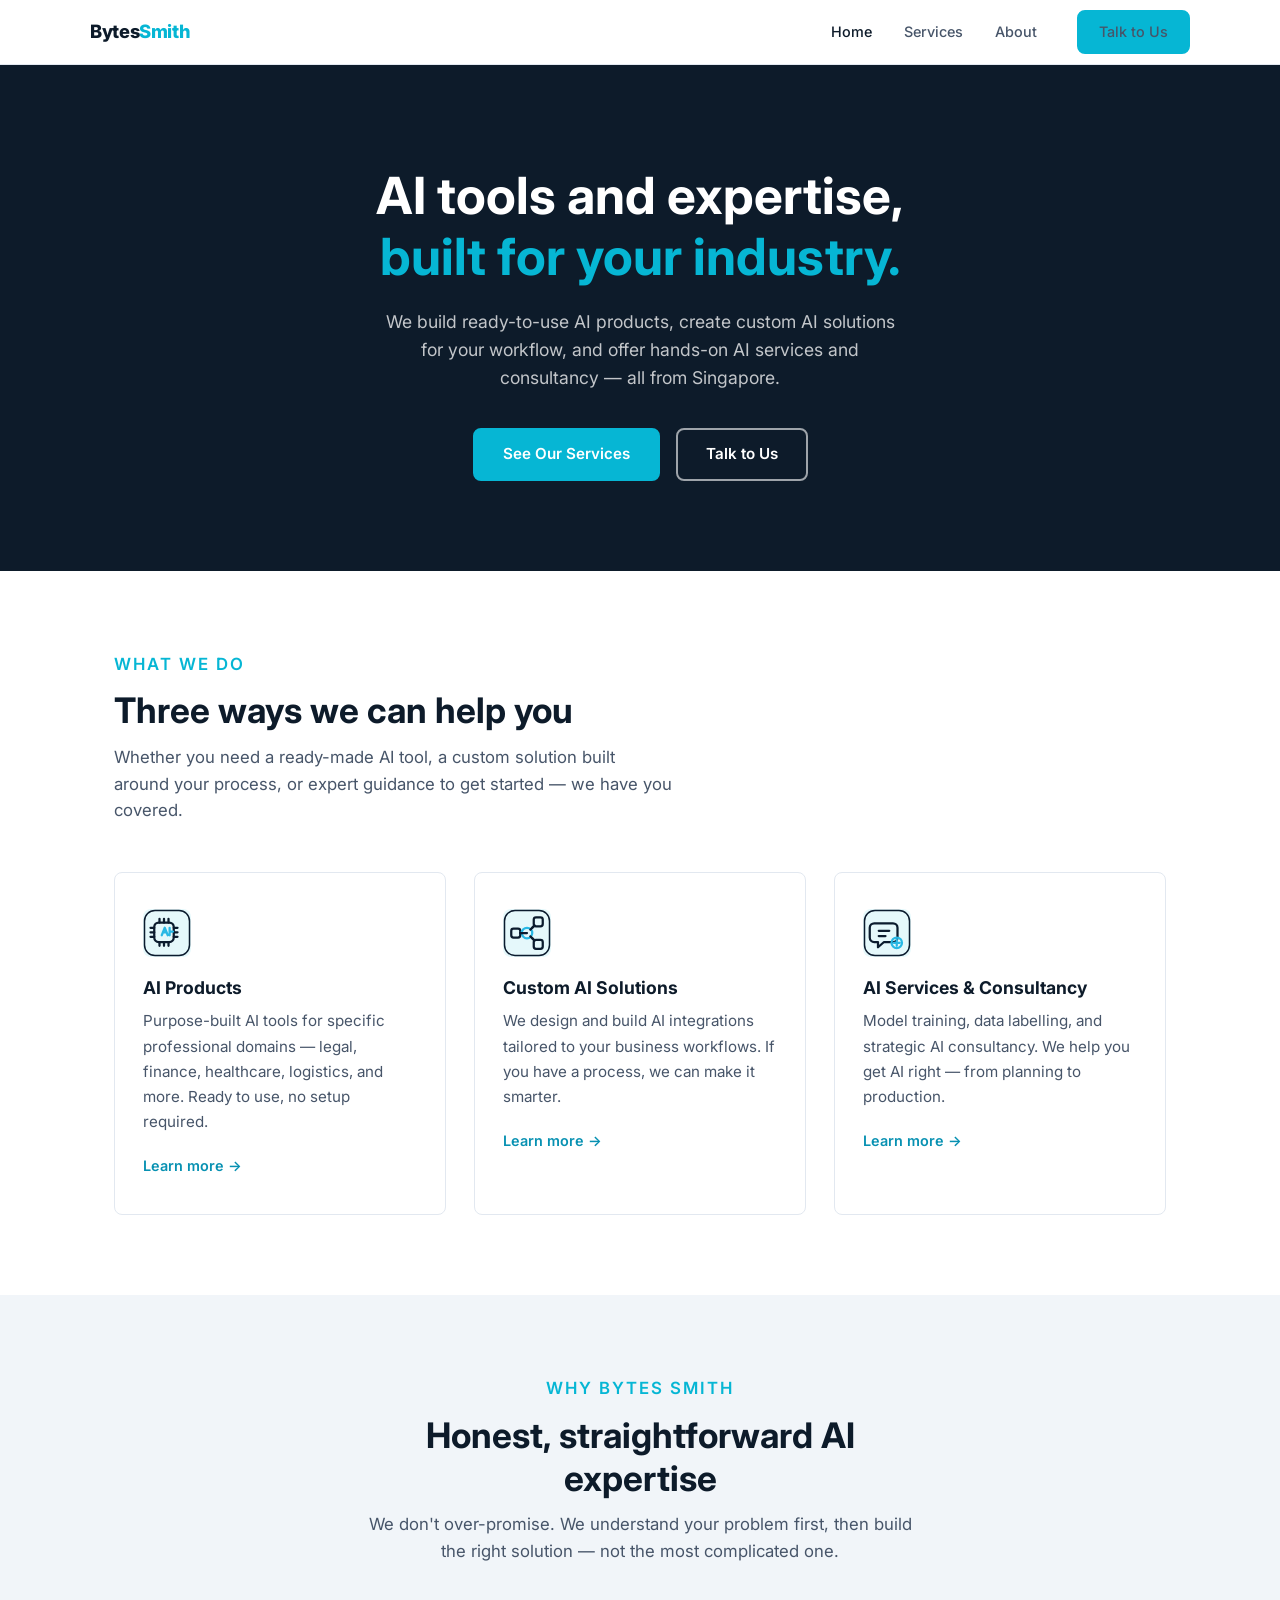
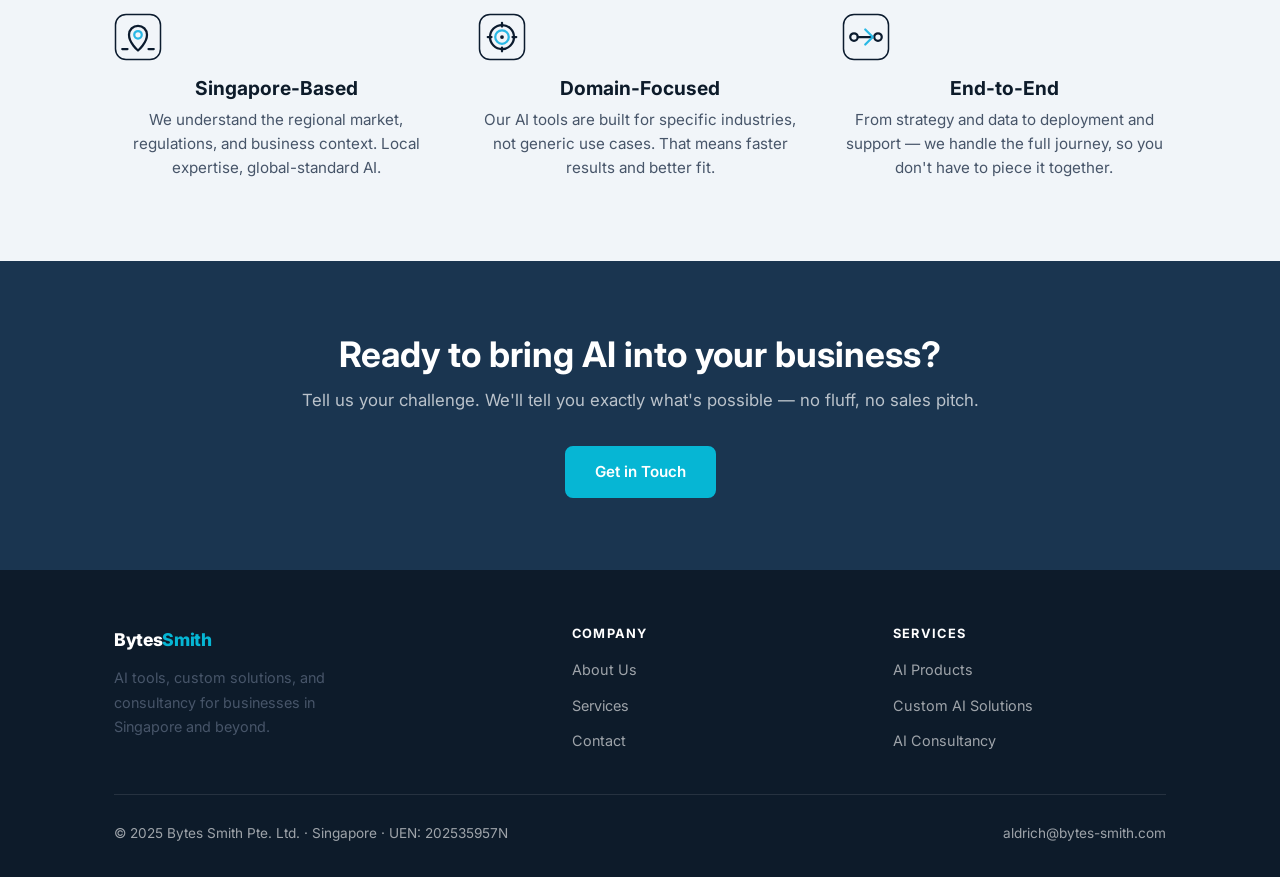
<file: docs/index.html>
<!DOCTYPE html>
<html lang="en">
<head>
  <meta charset="UTF-8" />
  <meta name="viewport" content="width=device-width, initial-scale=1.0" />
  <title>Bytes Smith — AI Tools & Consultancy, Singapore</title>
  <meta name="description" content="Bytes Smith builds AI tools for specific industries, custom AI integrations for your workflows, and provides AI services and consultancy. Based in Singapore." />
  <link rel="preconnect" href="https://fonts.googleapis.com" />
  <link rel="preconnect" href="https://fonts.gstatic.com" crossorigin />
  <link href="https://fonts.googleapis.com/css2?family=Inter:wght@400;500;600;700;800&display=swap" rel="stylesheet" />
  <link rel="stylesheet" href="css/style.css" />
</head>
<body>

  <!-- ========== NAV ========== -->
  <nav class="nav">
    <div class="nav-inner">
      <a href="index.html" class="nav-logo">Bytes<span>Smith</span></a>
      <ul class="nav-links">
        <li><a href="index.html">Home</a></li>
        <li><a href="services.html">Services</a></li>
        <li><a href="about.html">About</a></li>
        <li><a href="contact.html" class="btn btn-primary">Talk to Us</a></li>
      </ul>
      <button class="nav-toggle" aria-label="Toggle menu">
        <span></span><span></span><span></span>
      </button>
    </div>
  </nav>

  <!-- ========== HERO ========== -->
  <section class="hero">
    <div class="container">
      <h1>AI tools and expertise,<br><span>built for your industry.</span></h1>
      <p>We build ready-to-use AI products, create custom AI solutions for your workflow, and offer hands-on AI services and consultancy — all from Singapore.</p>
      <div class="hero-actions">
        <a href="services.html" class="btn btn-primary">See Our Services</a>
        <a href="contact.html" class="btn btn-outline">Talk to Us</a>
      </div>
    </div>
  </section>

  <!-- ========== SERVICES ========== -->
  <section>
    <div class="container">
      <div class="section-intro">
        <p class="section-label">What We Do</p>
        <h2>Three ways we can help you</h2>
        <p>Whether you need a ready-made AI tool, a custom solution built around your process, or expert guidance to get started — we have you covered.</p>
      </div>
      <div class="services-grid">

        <div class="service-card">
          <div class="service-icon">
            <img src="images/icons/ai_products.svg" alt="AI Products" width="48" height="48">
          </div>
          <h3>AI Products</h3>
          <p>Purpose-built AI tools for specific professional domains — legal, finance, healthcare, logistics, and more. Ready to use, no setup required.</p>
          <a href="services.html#products" class="card-link">Learn more →</a>
        </div>

        <div class="service-card">
          <div class="service-icon">
            <img src="images/icons/custom_ai_solutions_and_integrations.svg" alt="Custom AI Solutions" width="48" height="48">
          </div>
          <h3>Custom AI Solutions</h3>
          <p>We design and build AI integrations tailored to your business workflows. If you have a process, we can make it smarter.</p>
          <a href="services.html#custom" class="card-link">Learn more →</a>
        </div>

        <div class="service-card">
          <div class="service-icon">
            <img src="images/icons/ai_consultancies_and_services.svg" alt="AI Services & Consultancy" width="48" height="48">
          </div>
          <h3>AI Services & Consultancy</h3>
          <p>Model training, data labelling, and strategic AI consultancy. We help you get AI right — from planning to production.</p>
          <a href="services.html#consultancy" class="card-link">Learn more →</a>
        </div>

      </div>
    </div>
  </section>

  <!-- ========== WHY BYTES SMITH ========== -->
  <section class="why-us">
    <div class="container">
      <div class="section-intro centered">
        <p class="section-label">Why Bytes Smith</p>
        <h2>Honest, straightforward AI expertise</h2>
        <p>We don't over-promise. We understand your problem first, then build the right solution — not the most complicated one.</p>
      </div>
      <div class="why-grid">

        <div class="why-item">
          <div class="why-icon">
            <img src="images/icons/company_location.svg" alt="Singapore-Based" width="48" height="48">
          </div>
          <h3>Singapore-Based</h3>
          <p>We understand the regional market, regulations, and business context. Local expertise, global-standard AI.</p>
        </div>

        <div class="why-item">
          <div class="why-icon">
            <img src="images/icons/domain_focused.svg" alt="Domain-Focused" width="48" height="48">
          </div>
          <h3>Domain-Focused</h3>
          <p>Our AI tools are built for specific industries, not generic use cases. That means faster results and better fit.</p>
        </div>

        <div class="why-item">
          <div class="why-icon">
            <img src="images/icons/end_to_end.svg" alt="End-to-End" width="48" height="48">
          </div>
          <h3>End-to-End</h3>
          <p>From strategy and data to deployment and support — we handle the full journey, so you don't have to piece it together.</p>
        </div>

      </div>
    </div>
  </section>

  <!-- ========== CTA STRIP ========== -->
  <section class="cta-strip">
    <div class="container">
      <h2>Ready to bring AI into your business?</h2>
      <p>Tell us your challenge. We'll tell you exactly what's possible — no fluff, no sales pitch.</p>
      <a href="contact.html" class="btn btn-primary">Get in Touch</a>
    </div>
  </section>

  <!-- ========== FOOTER ========== -->
  <footer class="footer">
    <div class="container">
      <div class="footer-inner">
        <div class="footer-brand">
          <a href="index.html" class="nav-logo">Bytes<span>Smith</span></a>
          <p>AI tools, custom solutions, and consultancy for businesses in Singapore and beyond.</p>
        </div>
        <div class="footer-col">
          <h4>Company</h4>
          <ul>
            <li><a href="about.html">About Us</a></li>
            <li><a href="services.html">Services</a></li>
            <li><a href="contact.html">Contact</a></li>
          </ul>
        </div>
        <div class="footer-col">
          <h4>Services</h4>
          <ul>
            <li><a href="services.html#products">AI Products</a></li>
            <li><a href="services.html#custom">Custom AI Solutions</a></li>
            <li><a href="services.html#consultancy">AI Consultancy</a></li>
          </ul>
        </div>
      </div>
      <div class="footer-bottom">
        <span>© 2025 Bytes Smith Pte. Ltd. · Singapore · UEN: 202535957N</span>
        <a href="contact.html">aldrich@bytes-smith.com</a>
      </div>
    </div>
  </footer>

  <script src="js/main.js"></script>
</body>
</html>
</file>
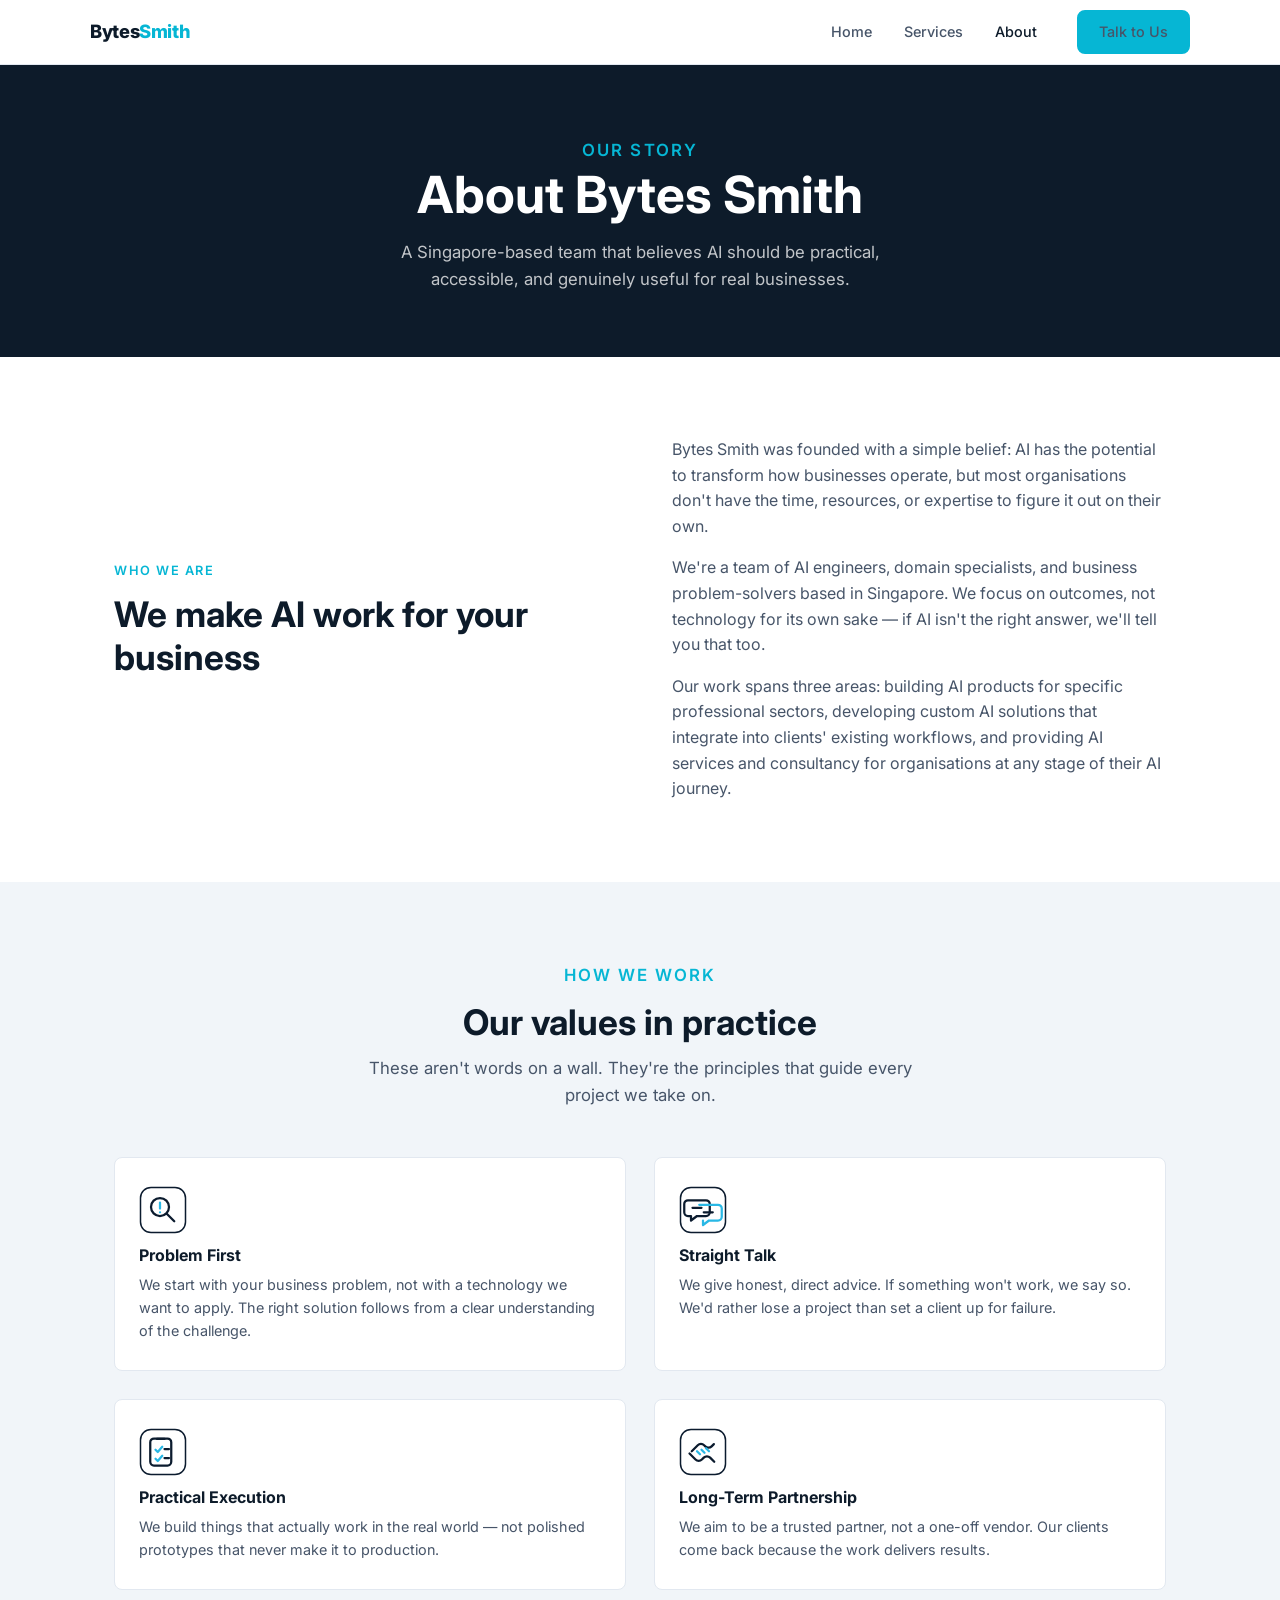
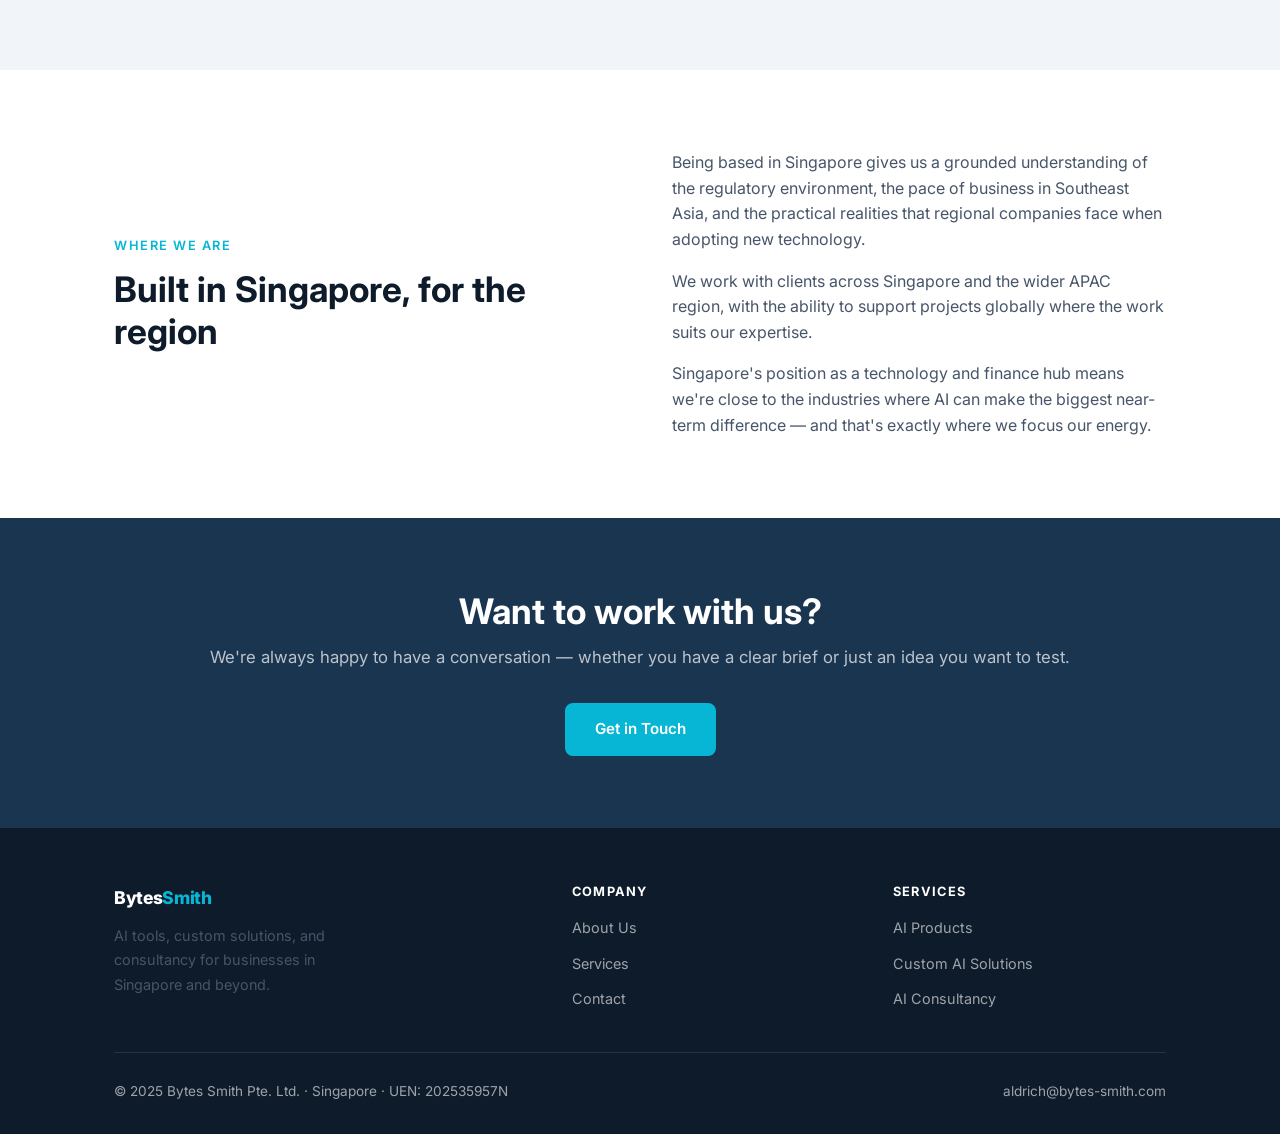
<file: docs/about.html>
<!DOCTYPE html>
<html lang="en">
<head>
  <meta charset="UTF-8" />
  <meta name="viewport" content="width=device-width, initial-scale=1.0" />
  <title>About — Bytes Smith</title>
  <meta name="description" content="About Bytes Smith — a Singapore-based AI company building tools, custom solutions, and offering AI consultancy." />
  <link rel="preconnect" href="https://fonts.googleapis.com" />
  <link rel="preconnect" href="https://fonts.gstatic.com" crossorigin />
  <link href="https://fonts.googleapis.com/css2?family=Inter:wght@400;500;600;700;800&display=swap" rel="stylesheet" />
  <link rel="stylesheet" href="css/style.css" />
</head>
<body>

  <!-- ========== NAV ========== -->
  <nav class="nav">
    <div class="nav-inner">
      <a href="index.html" class="nav-logo">Bytes<span>Smith</span></a>
      <ul class="nav-links">
        <li><a href="index.html">Home</a></li>
        <li><a href="services.html">Services</a></li>
        <li><a href="about.html">About</a></li>
        <li><a href="contact.html" class="btn btn-primary">Talk to Us</a></li>
      </ul>
      <button class="nav-toggle" aria-label="Toggle menu">
        <span></span><span></span><span></span>
      </button>
    </div>
  </nav>

  <!-- ========== PAGE HERO ========== -->
  <section class="page-hero">
    <div class="container">
      <p class="section-label" style="color: var(--teal);">Our Story</p>
      <h1>About Bytes Smith</h1>
      <p>A Singapore-based team that believes AI should be practical, accessible, and genuinely useful for real businesses.</p>
    </div>
  </section>

  <!-- ========== ABOUT INTRO ========== -->
  <section>
    <div class="container">
      <div class="about-intro">
        <div>
          <p class="section-label">Who We Are</p>
          <h2>We make AI work for your business</h2>
        </div>
        <div>
          <p style="margin-bottom: 16px;">Bytes Smith was founded with a simple belief: AI has the potential to transform how businesses operate, but most organisations don't have the time, resources, or expertise to figure it out on their own.</p>
          <p style="margin-bottom: 16px;">We're a team of AI engineers, domain specialists, and business problem-solvers based in Singapore. We focus on outcomes, not technology for its own sake — if AI isn't the right answer, we'll tell you that too.</p>
          <p>Our work spans three areas: building AI products for specific professional sectors, developing custom AI solutions that integrate into clients' existing workflows, and providing AI services and consultancy for organisations at any stage of their AI journey.</p>
        </div>
      </div>
    </div>
  </section>

  <!-- ========== VALUES ========== -->
  <section class="about-values">
    <div class="container">
      <div class="section-intro centered">
        <p class="section-label">How We Work</p>
        <h2>Our values in practice</h2>
        <p>These aren't words on a wall. They're the principles that guide every project we take on.</p>
      </div>
      <div class="values-grid">

        <div class="value-card">
          <div class="value-icon">
            <img src="images/icons/problem_first.svg" alt="Problem First" width="48" height="48">
          </div>
          <h3>Problem First</h3>
          <p>We start with your business problem, not with a technology we want to apply. The right solution follows from a clear understanding of the challenge.</p>
        </div>

        <div class="value-card">
          <div class="value-icon">
            <img src="images/icons/straight_talk.svg" alt="Straight Talk" width="48" height="48">
          </div>
          <h3>Straight Talk</h3>
          <p>We give honest, direct advice. If something won't work, we say so. We'd rather lose a project than set a client up for failure.</p>
        </div>

        <div class="value-card">
          <div class="value-icon">
            <img src="images/icons/practical_execution.svg" alt="Practical Execution" width="48" height="48">
          </div>
          <h3>Practical Execution</h3>
          <p>We build things that actually work in the real world — not polished prototypes that never make it to production.</p>
        </div>

        <div class="value-card">
          <div class="value-icon">
            <img src="images/icons/long_term_partnership.svg" alt="Long-Term Partnership" width="48" height="48">
          </div>
          <h3>Long-Term Partnership</h3>
          <p>We aim to be a trusted partner, not a one-off vendor. Our clients come back because the work delivers results.</p>
        </div>

      </div>
    </div>
  </section>

  <!-- ========== SINGAPORE CONTEXT ========== -->
  <section>
    <div class="container">
      <div class="about-intro">
        <div>
          <p class="section-label">Where We Are</p>
          <h2>Built in Singapore, for the region</h2>
        </div>
        <div>
          <p style="margin-bottom: 16px;">Being based in Singapore gives us a grounded understanding of the regulatory environment, the pace of business in Southeast Asia, and the practical realities that regional companies face when adopting new technology.</p>
          <p style="margin-bottom: 16px;">We work with clients across Singapore and the wider APAC region, with the ability to support projects globally where the work suits our expertise.</p>
          <p>Singapore's position as a technology and finance hub means we're close to the industries where AI can make the biggest near-term difference — and that's exactly where we focus our energy.</p>
        </div>
      </div>
    </div>
  </section>

  <!-- ========== CTA STRIP ========== -->
  <section class="cta-strip">
    <div class="container">
      <h2>Want to work with us?</h2>
      <p>We're always happy to have a conversation — whether you have a clear brief or just an idea you want to test.</p>
      <a href="contact.html" class="btn btn-primary">Get in Touch</a>
    </div>
  </section>

  <!-- ========== FOOTER ========== -->
  <footer class="footer">
    <div class="container">
      <div class="footer-inner">
        <div class="footer-brand">
          <a href="index.html" class="nav-logo">Bytes<span>Smith</span></a>
          <p>AI tools, custom solutions, and consultancy for businesses in Singapore and beyond.</p>
        </div>
        <div class="footer-col">
          <h4>Company</h4>
          <ul>
            <li><a href="about.html">About Us</a></li>
            <li><a href="services.html">Services</a></li>
            <li><a href="contact.html">Contact</a></li>
          </ul>
        </div>
        <div class="footer-col">
          <h4>Services</h4>
          <ul>
            <li><a href="services.html#products">AI Products</a></li>
            <li><a href="services.html#custom">Custom AI Solutions</a></li>
            <li><a href="services.html#consultancy">AI Consultancy</a></li>
          </ul>
        </div>
      </div>
      <div class="footer-bottom">
        <span>© 2025 Bytes Smith Pte. Ltd. · Singapore · UEN: 202535957N</span>
        <a href="contact.html">aldrich@bytes-smith.com</a>
      </div>
    </div>
  </footer>

  <script src="js/main.js"></script>
</body>
</html>
</file>
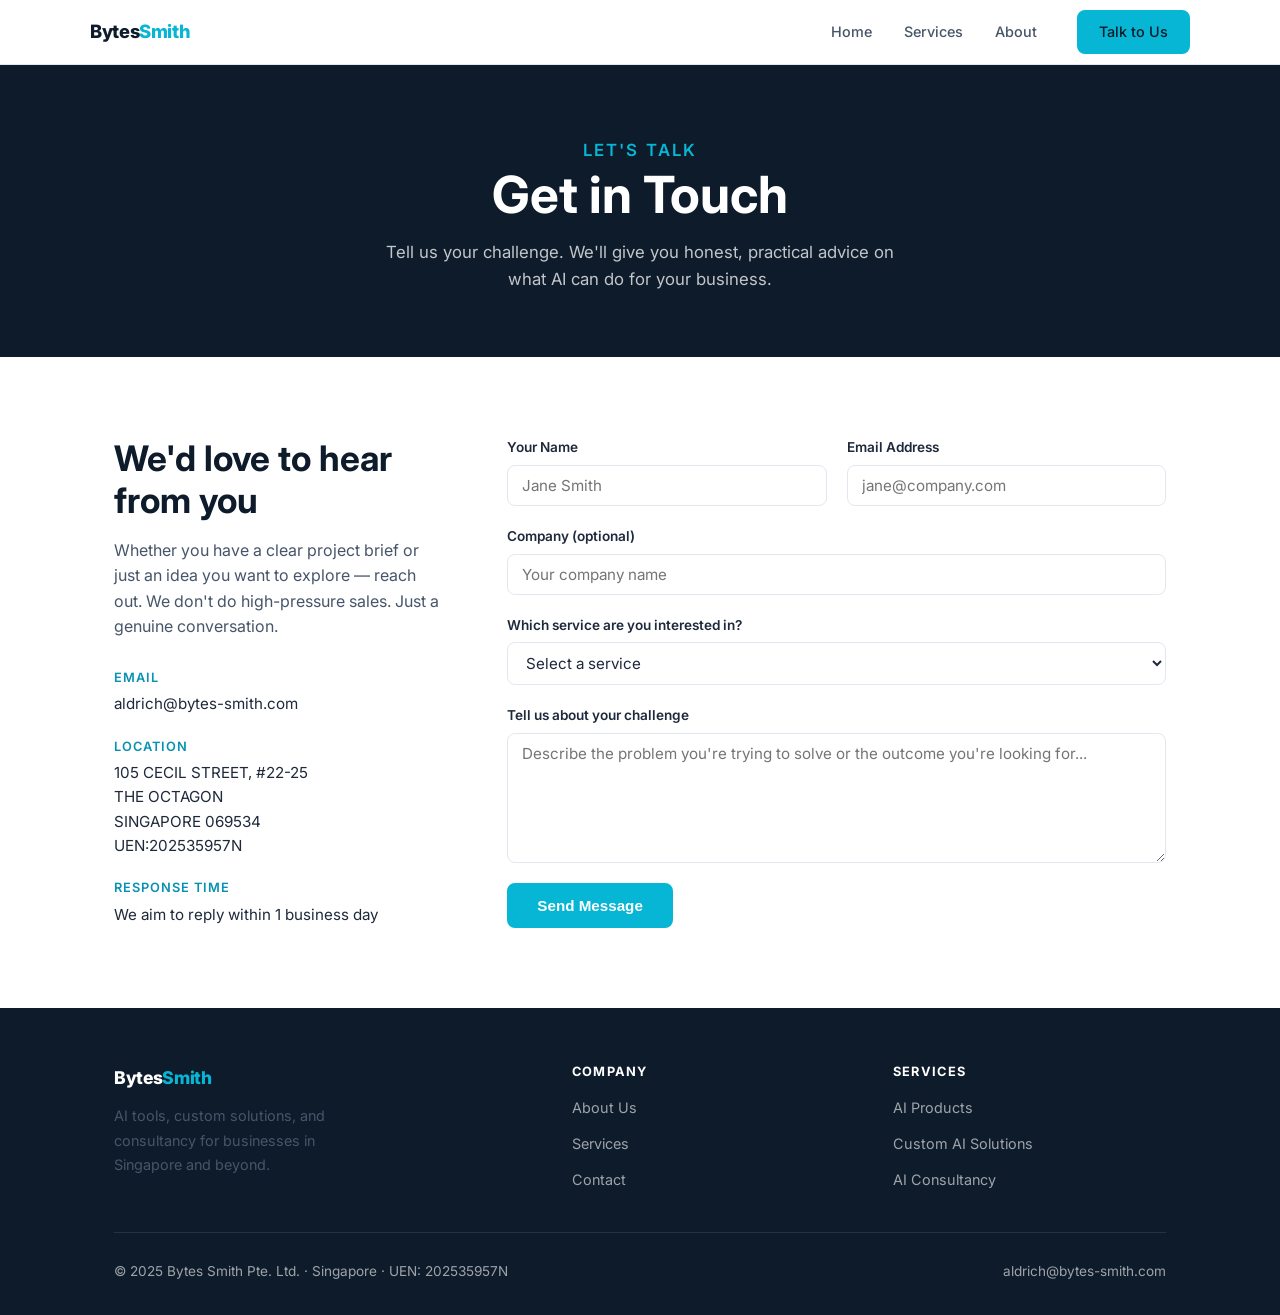
<file: docs/contact.html>
<!DOCTYPE html>
<html lang="en">
<head>
  <meta charset="UTF-8" />
  <meta name="viewport" content="width=device-width, initial-scale=1.0" />
  <title>Contact — Bytes Smith</title>
  <meta name="description" content="Get in touch with Bytes Smith. Tell us your challenge and we'll tell you exactly what's possible." />
  <link rel="preconnect" href="https://fonts.googleapis.com" />
  <link rel="preconnect" href="https://fonts.gstatic.com" crossorigin />
  <link href="https://fonts.googleapis.com/css2?family=Inter:wght@400;500;600;700;800&display=swap" rel="stylesheet" />
  <link rel="stylesheet" href="css/style.css" />
</head>
<body>

  <!-- ========== NAV ========== -->
  <nav class="nav">
    <div class="nav-inner">
      <a href="index.html" class="nav-logo">Bytes<span>Smith</span></a>
      <ul class="nav-links">
        <li><a href="index.html">Home</a></li>
        <li><a href="services.html">Services</a></li>
        <li><a href="about.html">About</a></li>
        <li><a href="contact.html" class="btn btn-primary">Talk to Us</a></li>
      </ul>
      <button class="nav-toggle" aria-label="Toggle menu">
        <span></span><span></span><span></span>
      </button>
    </div>
  </nav>

  <!-- ========== PAGE HERO ========== -->
  <section class="page-hero">
    <div class="container">
      <p class="section-label" style="color: var(--teal);">Let's Talk</p>
      <h1>Get in Touch</h1>
      <p>Tell us your challenge. We'll give you honest, practical advice on what AI can do for your business.</p>
    </div>
  </section>

  <!-- ========== CONTACT LAYOUT ========== -->
  <div class="container">
    <div class="contact-layout">

      <!-- Contact Info -->
      <div class="contact-info">
        <h2>We'd love to hear from you</h2>
        <p>Whether you have a clear project brief or just an idea you want to explore — reach out. We don't do high-pressure sales. Just a genuine conversation.</p>
        <div class="contact-detail">
          <div class="contact-detail-item">
            <span>Email</span>
            <span>aldrich@bytes-smith.com</span>
          </div>
          <div class="contact-detail-item">
            <span>Location</span>
            <span>105 CECIL STREET, #22-25<br>THE OCTAGON<br>SINGAPORE 069534<br>UEN:202535957N</span>
          </div>
          <div class="contact-detail-item">
            <span>Response Time</span>
            <span>We aim to reply within 1 business day</span>
          </div>
        </div>
      </div>

      <!-- Contact Form -->
      <form class="contact-form" name="contact" method="POST" action="https://formspree.io/f/mdapegoy">
        <div class="form-row">
          <div class="form-group">
            <label for="name">Your Name</label>
            <input type="text" id="name" name="name" placeholder="Jane Smith" required />
          </div>
          <div class="form-group">
            <label for="email">Email Address</label>
            <input type="email" id="email" name="email" placeholder="jane@company.com" required />
          </div>
        </div>

        <div class="form-group">
          <label for="company">Company (optional)</label>
          <input type="text" id="company" name="company" placeholder="Your company name" />
        </div>

        <div class="form-group">
          <label for="service">Which service are you interested in?</label>
          <select id="service" name="service">
            <option value="" disabled selected>Select a service</option>
            <option value="products">AI Products</option>
            <option value="custom">Custom AI Solutions</option>
            <option value="consultancy">AI Services &amp; Consultancy</option>
            <option value="unsure">Not sure yet</option>
          </select>
        </div>

        <div class="form-group">
          <label for="message">Tell us about your challenge</label>
          <textarea id="message" name="message" placeholder="Describe the problem you're trying to solve or the outcome you're looking for..." required></textarea>
        </div>

        <button type="submit" class="btn btn-primary" style="width: fit-content;">Send Message</button>
      </form>

    </div>
  </div>

  <!-- ========== FOOTER ========== -->
  <footer class="footer" style="margin-top: 0;">
    <div class="container">
      <div class="footer-inner">
        <div class="footer-brand">
          <a href="index.html" class="nav-logo">Bytes<span>Smith</span></a>
          <p>AI tools, custom solutions, and consultancy for businesses in Singapore and beyond.</p>
        </div>
        <div class="footer-col">
          <h4>Company</h4>
          <ul>
            <li><a href="about.html">About Us</a></li>
            <li><a href="services.html">Services</a></li>
            <li><a href="contact.html">Contact</a></li>
          </ul>
        </div>
        <div class="footer-col">
          <h4>Services</h4>
          <ul>
            <li><a href="services.html#products">AI Products</a></li>
            <li><a href="services.html#custom">Custom AI Solutions</a></li>
            <li><a href="services.html#consultancy">AI Consultancy</a></li>
          </ul>
        </div>
      </div>
      <div class="footer-bottom">
        <span>© 2025 Bytes Smith Pte. Ltd. · Singapore · UEN: 202535957N</span>
        <a href="contact.html">aldrich@bytes-smith.com</a>
      </div>
    </div>
  </footer>

  <script src="js/main.js"></script>
</body>
</html>
</file>
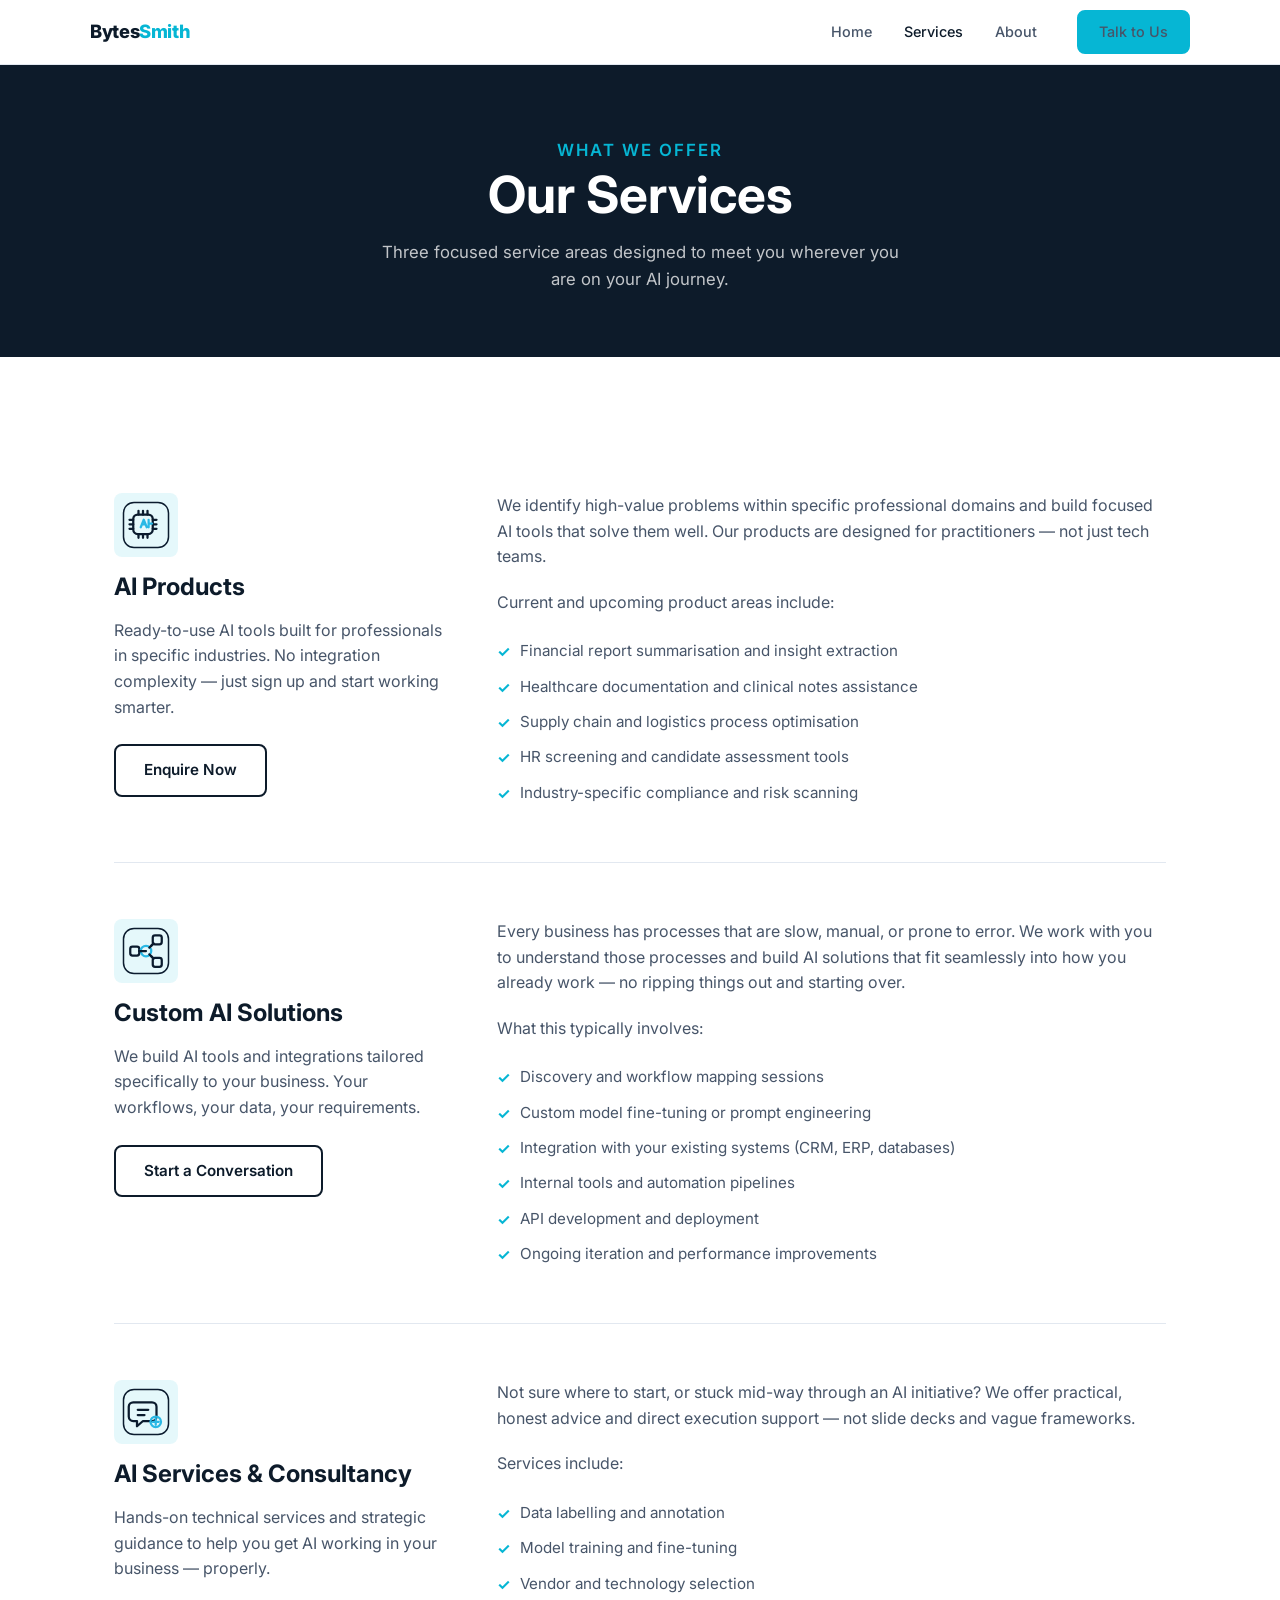
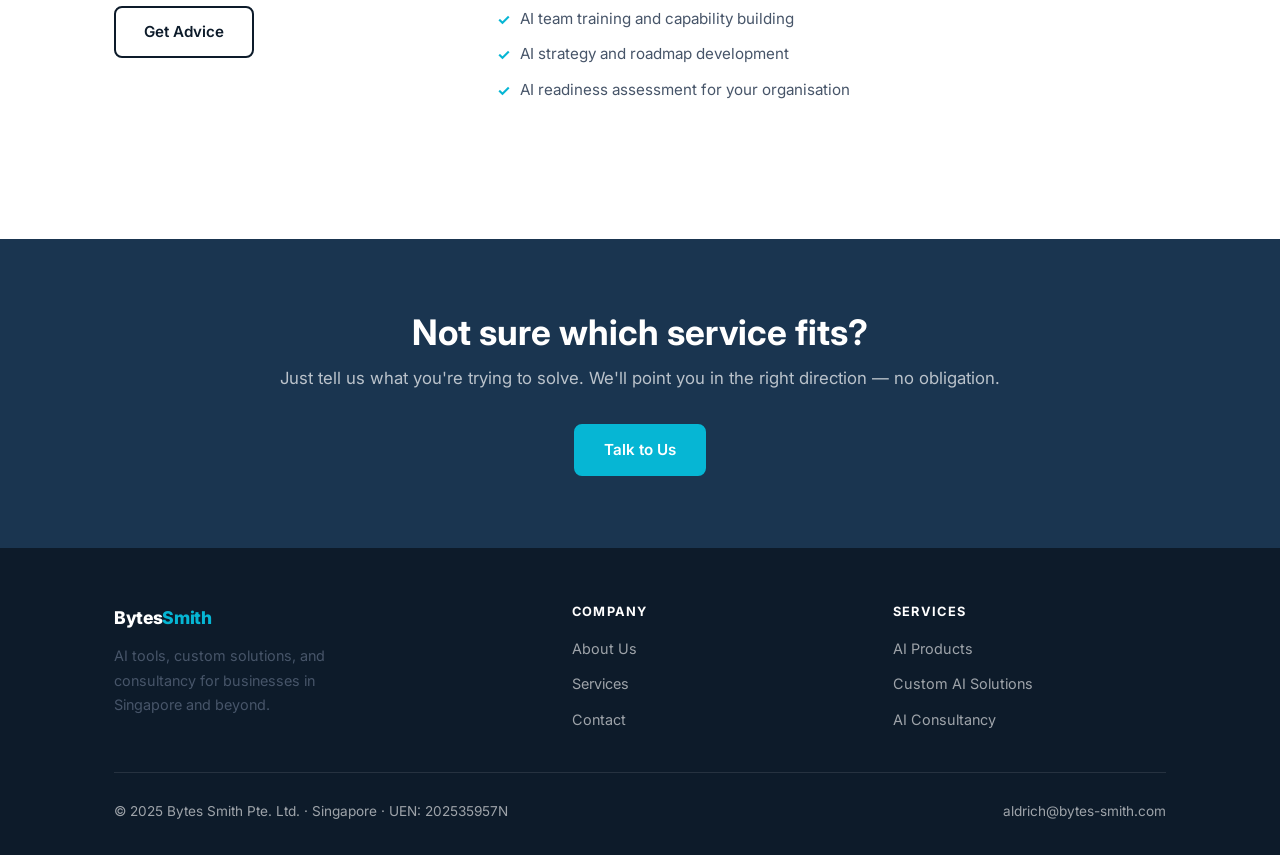
<file: docs/services.html>
<!DOCTYPE html>
<html lang="en">
<head>
  <meta charset="UTF-8" />
  <meta name="viewport" content="width=device-width, initial-scale=1.0" />
  <title>Services — Bytes Smith</title>
  <meta name="description" content="AI Products, Custom AI Solutions, and AI Services & Consultancy from Bytes Smith, Singapore." />
  <link rel="preconnect" href="https://fonts.googleapis.com" />
  <link rel="preconnect" href="https://fonts.gstatic.com" crossorigin />
  <link href="https://fonts.googleapis.com/css2?family=Inter:wght@400;500;600;700;800&display=swap" rel="stylesheet" />
  <link rel="stylesheet" href="css/style.css" />
</head>
<body>

  <!-- ========== NAV ========== -->
  <nav class="nav">
    <div class="nav-inner">
      <a href="index.html" class="nav-logo">Bytes<span>Smith</span></a>
      <ul class="nav-links">
        <li><a href="index.html">Home</a></li>
        <li><a href="services.html">Services</a></li>
        <li><a href="about.html">About</a></li>
        <li><a href="contact.html" class="btn btn-primary">Talk to Us</a></li>
      </ul>
      <button class="nav-toggle" aria-label="Toggle menu">
        <span></span><span></span><span></span>
      </button>
    </div>
  </nav>

  <!-- ========== PAGE HERO ========== -->
  <section class="page-hero">
    <div class="container">
      <p class="section-label" style="color: var(--teal);">What We Offer</p>
      <h1>Our Services</h1>
      <p>Three focused service areas designed to meet you wherever you are on your AI journey.</p>
    </div>
  </section>

  <!-- ========== SERVICE DETAILS ========== -->
  <section>
    <div class="container">

      <!-- AI Products -->
      <div class="service-detail" id="products">
        <div class="service-detail-left">
          <div class="service-detail-icon">
            <img src="images/icons/ai_products.svg" alt="AI Products" width="48" height="48">
          </div>
          <h2>AI Products</h2>
          <p>Ready-to-use AI tools built for professionals in specific industries. No integration complexity — just sign up and start working smarter.</p>
          <a href="contact.html" class="btn btn-outline-dark" style="margin-top:8px;">Enquire Now</a>
        </div>
        <div>
          <p style="margin-bottom: 20px;">We identify high-value problems within specific professional domains and build focused AI tools that solve them well. Our products are designed for practitioners — not just tech teams.</p>
          <p style="margin-bottom: 24px;">Current and upcoming product areas include:</p>
          <ul class="service-includes">
            <li>Financial report summarisation and insight extraction</li>
            <li>Healthcare documentation and clinical notes assistance</li>
            <li>Supply chain and logistics process optimisation</li>
            <li>HR screening and candidate assessment tools</li>
            <li>Industry-specific compliance and risk scanning</li>
          </ul>
        </div>
      </div>

      <!-- Custom AI Solutions -->
      <div class="service-detail" id="custom">
        <div class="service-detail-left">
          <div class="service-detail-icon">
            <img src="images/icons/custom_ai_solutions_and_integrations.svg" alt="Custom AI Solutions" width="48" height="48">
          </div>
          <h2>Custom AI Solutions</h2>
          <p>We build AI tools and integrations tailored specifically to your business. Your workflows, your data, your requirements.</p>
          <a href="contact.html" class="btn btn-outline-dark" style="margin-top:8px;">Start a Conversation</a>
        </div>
        <div>
          <p style="margin-bottom: 20px;">Every business has processes that are slow, manual, or prone to error. We work with you to understand those processes and build AI solutions that fit seamlessly into how you already work — no ripping things out and starting over.</p>
          <p style="margin-bottom: 24px;">What this typically involves:</p>
          <ul class="service-includes">
            <li>Discovery and workflow mapping sessions</li>
            <li>Custom model fine-tuning or prompt engineering</li>
            <li>Integration with your existing systems (CRM, ERP, databases)</li>
            <li>Internal tools and automation pipelines</li>
            <li>API development and deployment</li>
            <li>Ongoing iteration and performance improvements</li>
          </ul>
        </div>
      </div>

      <!-- AI Services & Consultancy -->
      <div class="service-detail" id="consultancy">
        <div class="service-detail-left">
          <div class="service-detail-icon">
            <img src="images/icons/ai_consultancies_and_services.svg" alt="AI Services & Consultancy" width="48" height="48">
          </div>
          <h2>AI Services &amp; Consultancy</h2>
          <p>Hands-on technical services and strategic guidance to help you get AI working in your business — properly.</p>
          <a href="contact.html" class="btn btn-outline-dark" style="margin-top:8px;">Get Advice</a>
        </div>
        <div>
          <p style="margin-bottom: 20px;">Not sure where to start, or stuck mid-way through an AI initiative? We offer practical, honest advice and direct execution support — not slide decks and vague frameworks.</p>
          <p style="margin-bottom: 24px;">Services include:</p>
          <ul class="service-includes">
            <li>Data labelling and annotation</li>
            <li>Model training and fine-tuning</li>
            <li>Vendor and technology selection</li>
            <li>AI team training and capability building</li>
            <li>AI strategy and roadmap development</li>
            <li>AI readiness assessment for your organisation</li>
          </ul>
        </div>
      </div>

    </div>
  </section>

  <!-- ========== CTA STRIP ========== -->
  <section class="cta-strip">
    <div class="container">
      <h2>Not sure which service fits?</h2>
      <p>Just tell us what you're trying to solve. We'll point you in the right direction — no obligation.</p>
      <a href="contact.html" class="btn btn-primary">Talk to Us</a>
    </div>
  </section>

  <!-- ========== FOOTER ========== -->
  <footer class="footer">
    <div class="container">
      <div class="footer-inner">
        <div class="footer-brand">
          <a href="index.html" class="nav-logo">Bytes<span>Smith</span></a>
          <p>AI tools, custom solutions, and consultancy for businesses in Singapore and beyond.</p>
        </div>
        <div class="footer-col">
          <h4>Company</h4>
          <ul>
            <li><a href="about.html">About Us</a></li>
            <li><a href="services.html">Services</a></li>
            <li><a href="contact.html">Contact</a></li>
          </ul>
        </div>
        <div class="footer-col">
          <h4>Services</h4>
          <ul>
            <li><a href="services.html#products">AI Products</a></li>
            <li><a href="services.html#custom">Custom AI Solutions</a></li>
            <li><a href="services.html#consultancy">AI Consultancy</a></li>
          </ul>
        </div>
      </div>
      <div class="footer-bottom">
        <span>© 2025 Bytes Smith Pte. Ltd. · Singapore · UEN: 202535957N</span>
        <a href="contact.html">aldrich@bytes-smith.com</a>
      </div>
    </div>
  </footer>

  <script src="js/main.js"></script>
</body>
</html>
</file>
<file: docs/css/style.css>
/* =============================================
   Bytes Smith — Main Stylesheet
   ============================================= */

/* --- Variables --- */
:root {
  --navy:       #0D1B2A;
  --navy-mid:   #1A3550;
  --teal:       #06B6D4;
  --teal-dark:  #0891B2;
  --white:      #FFFFFF;
  --grey-light: #F1F5F9;
  --grey-mid:   #94A3B8;
  --text:       #1E293B;
  --text-light: #475569;
  --border:     #E2E8F0;
  --radius:     8px;
  --shadow:     0 2px 16px rgba(0,0,0,0.08);
  --transition: 0.2s ease;
}

/* --- Reset --- */
*, *::before, *::after { box-sizing: border-box; margin: 0; padding: 0; }

html { scroll-behavior: smooth; }

body {
  font-family: 'Inter', sans-serif;
  font-size: 16px;
  line-height: 1.6;
  color: var(--text);
  background: var(--white);
}

img { max-width: 100%; display: block; }
a  { color: inherit; text-decoration: none; }
ul { list-style: none; }

/* --- Typography --- */
h1, h2, h3, h4 { line-height: 1.2; font-weight: 700; color: var(--navy); }
h1 { font-size: clamp(2rem, 5vw, 3.2rem); }
h2 { font-size: clamp(1.6rem, 3.5vw, 2.2rem); }
h3 { font-size: 1.2rem; }
p  { color: var(--text-light); }

/* --- Layout --- */
.container {
  max-width: 1100px;
  margin: 0 auto;
  padding: 0 24px;
}

section { padding: 80px 0; }

.section-label {
  font-size: 0.8rem;
  font-weight: 600;
  letter-spacing: 0.12em;
  text-transform: uppercase;
  color: var(--teal);
  margin-bottom: 12px;
}

.section-intro {
  max-width: 560px;
  margin-bottom: 48px;
}

.section-intro h2 { margin-bottom: 12px; }
.section-intro p  { font-size: 1.05rem; }

.section-intro.centered {
  text-align: center;
  margin-left: auto;
  margin-right: auto;
}

/* --- Buttons --- */
.btn {
  display: inline-block;
  padding: 12px 28px;
  border-radius: var(--radius);
  font-size: 0.95rem;
  font-weight: 600;
  cursor: pointer;
  transition: background var(--transition), color var(--transition), border-color var(--transition);
  border: 2px solid transparent;
}

.btn-primary {
  background: var(--teal);
  color: var(--white);
  border-color: var(--teal);
}
.btn-primary:hover {
  background: var(--teal-dark);
  border-color: var(--teal-dark);
}

.btn-outline {
  background: transparent;
  color: var(--white);
  border-color: rgba(255,255,255,0.6);
}
.btn-outline:hover {
  background: rgba(255,255,255,0.1);
  border-color: var(--white);
}

.btn-outline-dark {
  background: transparent;
  color: var(--navy);
  border-color: var(--navy);
}
.btn-outline-dark:hover {
  background: var(--navy);
  color: var(--white);
}

/* =============================================
   NAVIGATION
   ============================================= */
.nav {
  position: sticky;
  top: 0;
  z-index: 100;
  background: var(--white);
  border-bottom: 1px solid var(--border);
  padding: 0 24px;
}

.nav-inner {
  max-width: 1100px;
  margin: 0 auto;
  height: 64px;
  display: flex;
  align-items: center;
  justify-content: space-between;
}

.nav-logo {
  font-size: 1.15rem;
  font-weight: 800;
  color: var(--navy);
  letter-spacing: -0.02em;
}
.nav-logo span { color: var(--teal); }

.nav-links {
  display: flex;
  align-items: center;
  gap: 32px;
}

.nav-links a {
  font-size: 0.9rem;
  font-weight: 500;
  color: var(--text-light);
  transition: color var(--transition);
}
.nav-links a:hover,
.nav-links a.active { color: var(--navy); }

.nav-links .btn { margin-left: 8px; padding: 8px 20px; }

/* Hamburger */
.nav-toggle {
  display: none;
  flex-direction: column;
  justify-content: space-between;
  width: 24px;
  height: 18px;
  cursor: pointer;
  background: none;
  border: none;
  padding: 0;
}
.nav-toggle span {
  display: block;
  height: 2px;
  background: var(--navy);
  border-radius: 2px;
  transition: transform var(--transition), opacity var(--transition);
}

/* Mobile nav open state */
.nav-toggle.open span:nth-child(1) { transform: translateY(8px) rotate(45deg); }
.nav-toggle.open span:nth-child(2) { opacity: 0; }
.nav-toggle.open span:nth-child(3) { transform: translateY(-8px) rotate(-45deg); }

/* =============================================
   HERO
   ============================================= */
.hero {
  background: var(--navy);
  color: var(--white);
  padding: 100px 0 90px;
  text-align: center;
}

.hero h1 {
  color: var(--white);
  max-width: 720px;
  margin: 0 auto 20px;
}

.hero h1 span { color: var(--teal); }

.hero p {
  font-size: 1.1rem;
  color: rgba(255,255,255,0.75);
  max-width: 520px;
  margin: 0 auto 36px;
}

.hero-actions {
  display: flex;
  gap: 16px;
  justify-content: center;
  flex-wrap: wrap;
}

/* =============================================
   SERVICES CARDS
   ============================================= */
.services-grid {
  display: grid;
  grid-template-columns: repeat(3, 1fr);
  gap: 28px;
}

.service-card {
  background: var(--white);
  border: 1px solid var(--border);
  border-radius: var(--radius);
  padding: 36px 28px;
  transition: box-shadow var(--transition), transform var(--transition);
}

.service-card:hover {
  box-shadow: var(--shadow);
  transform: translateY(-4px);
}

.service-icon {
  width: 48px;
  height: 48px;
  background: rgba(6, 182, 212, 0.1);
  border-radius: var(--radius);
  display: flex;
  align-items: center;
  justify-content: center;
  margin-bottom: 20px;
  font-size: 1.4rem;
}

.service-card h3 {
  margin-bottom: 10px;
  font-size: 1.1rem;
}

.service-card p {
  font-size: 0.95rem;
  line-height: 1.65;
}

.service-card .card-link {
  display: inline-block;
  margin-top: 20px;
  font-size: 0.9rem;
  font-weight: 600;
  color: var(--teal-dark);
}
.service-card .card-link:hover { text-decoration: underline; }

/* =============================================
   WHY US — TRUST STRIP
   ============================================= */
.why-us { background: var(--grey-light); }

.why-grid {
  display: grid;
  grid-template-columns: repeat(3, 1fr);
  gap: 40px;
}

.why-item { text-align: center; }

.why-icon {
  font-size: 2rem;
  margin-bottom: 16px;
}

.why-item h3 { margin-bottom: 8px; }
.why-item p  { font-size: 0.95rem; }

/* =============================================
   CTA STRIP
   ============================================= */
.cta-strip {
  background: var(--navy-mid);
  color: var(--white);
  text-align: center;
  padding: 72px 0;
}

.cta-strip h2 { color: var(--white); margin-bottom: 12px; }
.cta-strip p  { color: rgba(255,255,255,0.7); margin-bottom: 32px; font-size: 1.05rem; }

/* =============================================
   SERVICES PAGE — DETAIL
   ============================================= */
.page-hero {
  background: var(--navy);
  color: var(--white);
  padding: 72px 0 64px;
  text-align: center;
}

.page-hero h1 { color: var(--white); margin-bottom: 14px; }
.page-hero p  { color: rgba(255,255,255,0.75); font-size: 1.05rem; max-width: 520px; margin: 0 auto; }

.service-detail {
  display: grid;
  grid-template-columns: 1fr 2fr;
  gap: 48px;
  padding: 56px 0;
  border-bottom: 1px solid var(--border);
  align-items: start;
}

.service-detail:last-child { border-bottom: none; }

.service-detail-icon {
  width: 64px;
  height: 64px;
  background: rgba(6, 182, 212, 0.1);
  border-radius: var(--radius);
  display: flex;
  align-items: center;
  justify-content: center;
  font-size: 1.8rem;
}

.service-detail-left { display: flex; flex-direction: column; align-items: flex-start; gap: 16px; }
.service-detail-left h2 { font-size: 1.5rem; }

.service-includes {
  margin-top: 20px;
  display: flex;
  flex-direction: column;
  gap: 10px;
}

.service-includes li {
  display: flex;
  align-items: flex-start;
  gap: 10px;
  font-size: 0.95rem;
  color: var(--text-light);
}

.service-includes li::before {
  content: "✓";
  color: var(--teal);
  font-weight: 700;
  flex-shrink: 0;
  margin-top: 1px;
}

/* =============================================
   ABOUT PAGE
   ============================================= */
.about-intro {
  display: grid;
  grid-template-columns: 1fr 1fr;
  gap: 64px;
  align-items: center;
}

.about-values {
  background: var(--grey-light);
}

.values-grid {
  display: grid;
  grid-template-columns: repeat(2, 1fr);
  gap: 28px;
}

.value-card {
  background: var(--white);
  border-radius: var(--radius);
  padding: 28px 24px;
  border: 1px solid var(--border);
}

.value-card .value-icon { font-size: 1.6rem; margin-bottom: 12px; }
.value-card h3 { margin-bottom: 8px; font-size: 1rem; }
.value-card p  { font-size: 0.9rem; }

/* =============================================
   CONTACT PAGE
   ============================================= */
.contact-layout {
  display: grid;
  grid-template-columns: 1fr 2fr;
  gap: 64px;
  padding: 80px 0;
}

.contact-info h2 { margin-bottom: 16px; }
.contact-info p  { margin-bottom: 28px; }

.contact-detail {
  display: flex;
  flex-direction: column;
  gap: 20px;
}

.contact-detail-item { display: flex; flex-direction: column; gap: 4px; }
.contact-detail-item span:first-child { font-size: 0.8rem; font-weight: 600; text-transform: uppercase; letter-spacing: 0.08em; color: var(--teal-dark); }
.contact-detail-item span:last-child  { font-size: 0.95rem; color: var(--text); }

/* Form */
.contact-form { display: flex; flex-direction: column; gap: 20px; }

.form-row {
  display: grid;
  grid-template-columns: 1fr 1fr;
  gap: 20px;
}

.form-group { display: flex; flex-direction: column; gap: 6px; }

.form-group label {
  font-size: 0.85rem;
  font-weight: 600;
  color: var(--text);
}

.form-group input,
.form-group select,
.form-group textarea {
  font-family: 'Inter', sans-serif;
  font-size: 0.95rem;
  padding: 10px 14px;
  border: 1px solid var(--border);
  border-radius: var(--radius);
  color: var(--text);
  background: var(--white);
  transition: border-color var(--transition);
  outline: none;
  width: 100%;
}

.form-group input:focus,
.form-group select:focus,
.form-group textarea:focus {
  border-color: var(--teal);
}

.form-group textarea { resize: vertical; min-height: 130px; }

/* =============================================
   FOOTER
   ============================================= */
.footer {
  background: var(--navy);
  color: rgba(255,255,255,0.6);
  padding: 56px 0 32px;
}

.footer-inner {
  display: grid;
  grid-template-columns: 1.5fr 1fr 1fr;
  gap: 48px;
  padding-bottom: 40px;
  border-bottom: 1px solid rgba(255,255,255,0.1);
}

.footer-brand .nav-logo { font-size: 1.1rem; color: var(--white); }
.footer-brand p { font-size: 0.9rem; margin-top: 12px; max-width: 260px; line-height: 1.7; }

.footer-col h4 {
  font-size: 0.8rem;
  font-weight: 700;
  text-transform: uppercase;
  letter-spacing: 0.1em;
  color: var(--white);
  margin-bottom: 16px;
}

.footer-col ul { display: flex; flex-direction: column; gap: 10px; }
.footer-col ul li a { font-size: 0.9rem; transition: color var(--transition); }
.footer-col ul li a:hover { color: var(--teal); }

.footer-bottom {
  padding-top: 28px;
  display: flex;
  align-items: center;
  justify-content: space-between;
  font-size: 0.85rem;
}

.footer-bottom a { color: rgba(255,255,255,0.6); }
.footer-bottom a:hover { color: var(--teal); }

/* =============================================
   RESPONSIVE
   ============================================= */
@media (max-width: 900px) {
  .services-grid,
  .why-grid        { grid-template-columns: 1fr 1fr; }
  .service-detail  { grid-template-columns: 1fr; gap: 24px; }
  .about-intro     { grid-template-columns: 1fr; }
  .contact-layout  { grid-template-columns: 1fr; padding: 48px 0; }
  .footer-inner    { grid-template-columns: 1fr 1fr; }
}

@media (max-width: 640px) {
  section { padding: 56px 0; }
  .hero   { padding: 72px 0 64px; }

  .nav-links  { display: none; flex-direction: column; position: absolute; top: 64px; left: 0; right: 0; background: var(--white); border-bottom: 1px solid var(--border); padding: 20px 24px; gap: 16px; }
  .nav-links.open { display: flex; }
  .nav-toggle { display: flex; }
  .nav        { position: sticky; }

  .services-grid,
  .why-grid,
  .values-grid  { grid-template-columns: 1fr; }
  .form-row     { grid-template-columns: 1fr; }
  .footer-inner { grid-template-columns: 1fr; }
  .footer-bottom { flex-direction: column; gap: 8px; text-align: center; }
}
</file>
